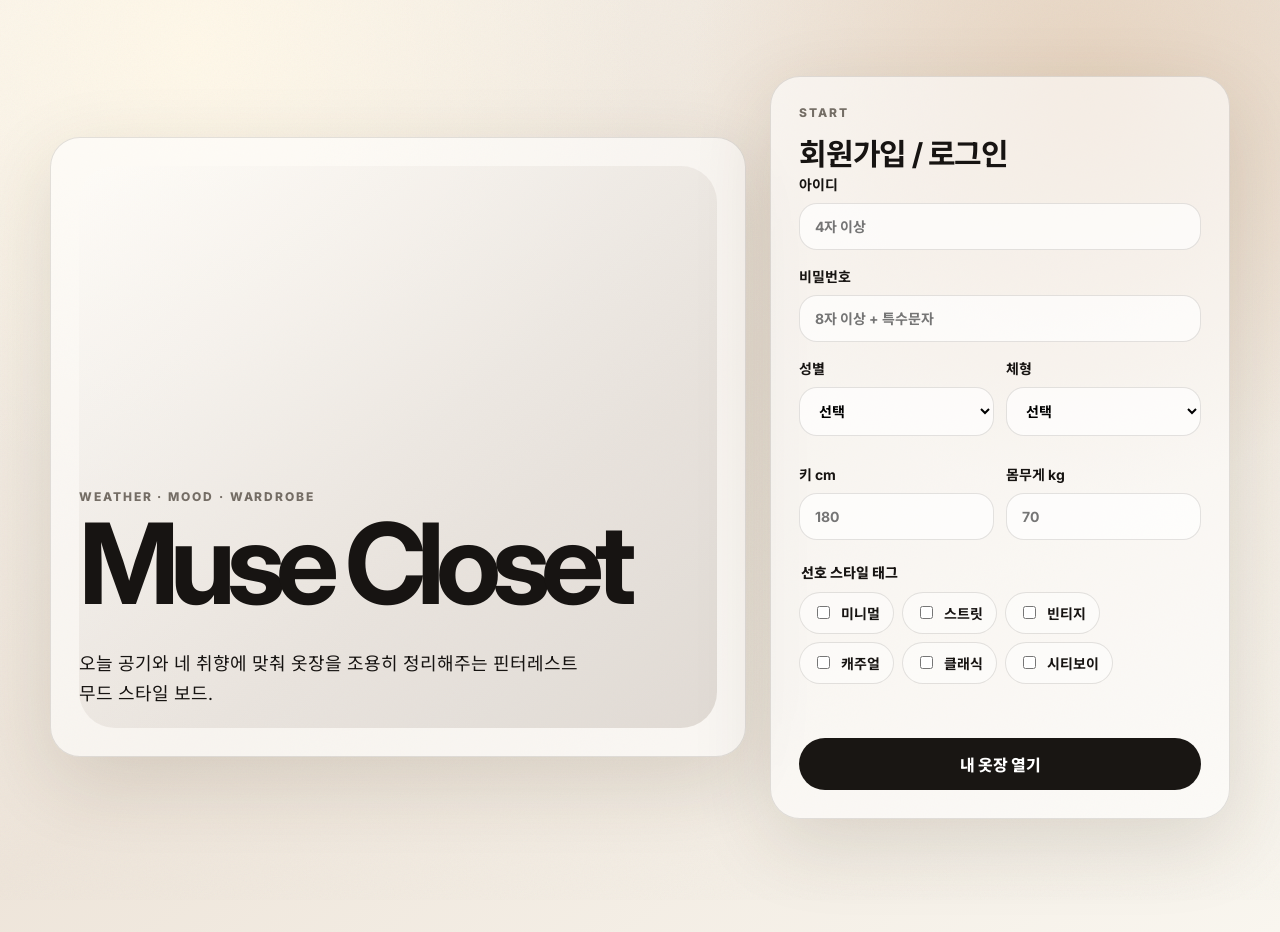
<file: index.html>
<!DOCTYPE html>
<html lang="ko">
<head>
  <meta charset="UTF-8" />
  <meta name="viewport" content="width=device-width, initial-scale=1.0" />
  <title>Muse Closet</title>
  <link rel="preconnect" href="https://fonts.googleapis.com">
  <link rel="preconnect" href="https://fonts.gstatic.com" crossorigin>
  <link href="https://fonts.googleapis.com/css2?family=Inter:wght@400;500;600;700;800&family=Noto+Sans+KR:wght@400;500;700;800&display=swap" rel="stylesheet">
  <link rel="stylesheet" href="styles.css" />
</head>
<body>
  <div class="noise"></div>
  <main class="app-shell">
    <section id="authPage" class="page auth-page">
      <div class="brand-card glass">
        <p class="eyebrow">Weather · Mood · Wardrobe</p>
        <h1>Muse Closet</h1>
        <p class="brand-copy">오늘 공기와 네 취향에 맞춰 옷장을 조용히 정리해주는 핀터레스트 무드 스타일 보드.</p>
      </div>

      <form id="authForm" class="panel glass">
        <div class="panel-head">
          <p class="eyebrow">Start</p>
          <h2>회원가입 / 로그인</h2>
        </div>

        <label>아이디
          <input id="userId" type="text" placeholder="4자 이상" autocomplete="username" required />
        </label>
        <label>비밀번호
          <input id="password" type="password" placeholder="8자 이상 + 특수문자" autocomplete="current-password" required />
        </label>

        <div class="form-grid">
          <label>성별
            <select id="gender" required>
              <option value="">선택</option>
              <option>남성</option>
              <option>여성</option>
              <option>선택 안 함</option>
            </select>
          </label>
          <label>체형
            <select id="bodyType" required>
              <option value="">선택</option>
              <option>슬림</option>
              <option>보통</option>
              <option>근육형</option>
              <option>오버핏 선호</option>
            </select>
          </label>
          <label>키 cm
            <input id="height" type="number" min="120" max="230" placeholder="180" required />
          </label>
          <label>몸무게 kg
            <input id="weight" type="number" min="30" max="180" placeholder="70" required />
          </label>
        </div>

        <fieldset>
          <legend>선호 스타일 태그</legend>
          <div class="chips" id="styleChips">
            <label><input type="checkbox" value="미니멀">미니멀</label>
            <label><input type="checkbox" value="스트릿">스트릿</label>
            <label><input type="checkbox" value="빈티지">빈티지</label>
            <label><input type="checkbox" value="캐주얼">캐주얼</label>
            <label><input type="checkbox" value="클래식">클래식</label>
            <label><input type="checkbox" value="시티보이">시티보이</label>
          </div>
        </fieldset>

        <p id="authError" class="error"></p>
        <button class="primary" type="submit">내 옷장 열기</button>
      </form>
    </section>

    <section id="mainPage" class="page hidden">
      <header class="topbar glass">
        <div>
          <p class="eyebrow">Muse Closet</p>
          <h2 id="helloText">오늘의 옷장</h2>
        </div>
        <div class="top-actions">
          <button id="refreshWeather" class="ghost">날씨 새로고침</button>
          <button id="logoutBtn" class="ghost">로그아웃</button>
        </div>
      </header>

      <section class="hero-grid">
        <article class="weather-card glass">
          <p class="eyebrow">Today</p>
          <h3 id="weatherTitle">날씨 불러오는 중</h3>
          <p id="weatherDesc">위치 권한을 허용하면 현재 기온 기준으로 추천해요.</p>
        </article>
        <article class="recommend-card glass">
          <div class="panel-head inline">
            <div>
              <p class="eyebrow">Daily Sets</p>
              <h3>오늘의 무드 3가지</h3>
            </div>
            <button id="recommendBtn" class="primary small">추천 생성</button>
          </div>
          <div id="recommendations" class="recommendations empty">옷을 상의/하의 중심으로 등록하면 코디가 생성돼요.</div>
        </article>
      </section>

      <section class="content-grid">
        <form id="closetForm" class="panel glass closet-form">
          <div class="panel-head">
            <p class="eyebrow">Upload</p>
            <h3>디지털 옷장 등록</h3>
          </div>
          <label class="upload-box">
            <input id="imageInput" type="file" accept="image/*" required />
            <span>이미지 선택</span>
            <img id="preview" alt="preview" />
          </label>
          <div class="form-grid">
            <label>카테고리
              <select id="category" required>
                <option value="상의">상의</option>
                <option value="하의">하의</option>
                <option value="아우터">아우터</option>
                <option value="신발">신발</option>
              </select>
            </label>
            <label>색상
              <select id="color" required>
                <option>블랙</option><option>화이트</option><option>그레이</option><option>네이비</option>
                <option>베이지</option><option>브라운</option><option>블루</option><option>레드</option>
                <option>그린</option><option>카키</option><option>핑크</option>
              </select>
            </label>
            <label>두께감
              <select id="thickness" required>
                <option>얇음</option><option>보통</option><option>두꺼움</option>
              </select>
            </label>
            <label>계절
              <select id="season" required>
                <option>봄</option><option>여름</option><option>가을</option><option>겨울</option><option>사계절</option>
              </select>
            </label>
          </div>
          <fieldset>
            <legend>스타일 태그</legend>
            <div class="chips" id="itemStyleChips">
              <label><input type="checkbox" value="미니멀">미니멀</label>
              <label><input type="checkbox" value="스트릿">스트릿</label>
              <label><input type="checkbox" value="빈티지">빈티지</label>
              <label><input type="checkbox" value="캐주얼">캐주얼</label>
              <label><input type="checkbox" value="클래식">클래식</label>
              <label><input type="checkbox" value="시티보이">시티보이</label>
            </div>
          </fieldset>
          <p class="hint">누끼 제거는 GitHub Pages 버전에서는 데모 처리예요. 실제 서버에선 rembg API 연결 위치가 app.js에 표시돼 있어요.</p>
          <button class="primary" type="submit">옷 등록하기</button>
        </form>

        <section class="panel glass closet-panel">
          <div class="panel-head inline">
            <div>
              <p class="eyebrow">My Closet</p>
              <h3>등록된 옷</h3>
            </div>
            <select id="filterCategory">
              <option value="전체">전체</option>
              <option value="상의">상의</option>
              <option value="하의">하의</option>
              <option value="아우터">아우터</option>
              <option value="신발">신발</option>
            </select>
          </div>
          <div id="closetGrid" class="closet-grid empty">아직 등록된 옷이 없어요.</div>
        </section>
      </section>
    </section>
  </main>
  <script src="app.js"></script>
</body>
</html>
</file>
<file: styles.css>
:root {
  --bg: #f5f1ea;
  --ink: #171412;
  --muted: #746d65;
  --glass: rgba(255, 255, 255, .58);
  --line: rgba(32, 26, 20, .12);
  --shadow: 0 24px 80px rgba(66, 48, 28, .14);
  --radius: 30px;
}
* { box-sizing: border-box; }
body {
  margin: 0;
  min-height: 100vh;
  font-family: Inter, "Noto Sans KR", sans-serif;
  color: var(--ink);
  background:
    radial-gradient(circle at 15% 5%, #fff8e9 0, transparent 32%),
    radial-gradient(circle at 85% 10%, #e7d4c0 0, transparent 29%),
    linear-gradient(145deg, #f7f2ea 0%, #eee5da 48%, #f9f6ef 100%);
}
.noise {
  position: fixed; inset: 0; pointer-events: none; opacity: .35;
  background-image: url("data:image/svg+xml,%3Csvg xmlns='http://www.w3.org/2000/svg' width='160' height='160'%3E%3Cfilter id='n'%3E%3CfeTurbulence type='fractalNoise' baseFrequency='.7' numOctaves='3' stitchTiles='stitch'/%3E%3C/filter%3E%3Crect width='100%25' height='100%25' filter='url(%23n)' opacity='.13'/%3E%3C/svg%3E");
}
.app-shell { width: min(1180px, calc(100% - 32px)); margin: 0 auto; padding: 32px 0 70px; }
.page { animation: rise .6s ease both; }
.hidden { display: none !important; }
.glass { background: var(--glass); border: 1px solid var(--line); box-shadow: var(--shadow); backdrop-filter: blur(24px); }
.auth-page { min-height: calc(100vh - 70px); display: grid; grid-template-columns: 1fr 460px; gap: 24px; align-items: center; }
.brand-card, .panel, .topbar, .weather-card, .recommend-card { border-radius: var(--radius); padding: 28px; }
.brand-card { min-height: 620px; display: flex; flex-direction: column; justify-content: flex-end; overflow: hidden; position: relative; }
.brand-card::before { content: ""; position: absolute; inset: 28px; border-radius: 36px; background: linear-gradient(140deg, rgba(255,255,255,.15), rgba(90,58,32,.15)), url('https://images.unsplash.com/photo-1496747611176-843222e1e57c?auto=format&fit=crop&w=1200&q=80') center/cover; z-index: -1; filter: saturate(.82); }
.eyebrow { margin: 0 0 10px; color: var(--muted); text-transform: uppercase; letter-spacing: .16em; font-size: 12px; font-weight: 800; }
h1 { font-size: clamp(54px, 9vw, 112px); line-height: .88; letter-spacing: -.08em; margin: 0 0 18px; max-width: 740px; }
h2, h3 { margin: 0; letter-spacing: -.04em; }
h2 { font-size: 30px; } h3 { font-size: 25px; }
.brand-copy { font-size: 18px; max-width: 520px; line-height: 1.7; }
label { display: grid; gap: 9px; font-size: 14px; font-weight: 700; margin-bottom: 16px; }
input, select, button { font: inherit; }
input, select { width: 100%; border: 1px solid var(--line); border-radius: 18px; padding: 14px 15px; background: rgba(255,255,255,.66); outline: none; }
input:focus, select:focus { border-color: rgba(23,20,18,.45); box-shadow: 0 0 0 4px rgba(23,20,18,.06); }
.form-grid { display: grid; grid-template-columns: 1fr 1fr; gap: 12px; }
fieldset { border: 0; padding: 0; margin: 6px 0 18px; }
legend { font-size: 14px; font-weight: 800; margin-bottom: 10px; }
.chips { display: flex; flex-wrap: wrap; gap: 8px; }
.chips label { display: inline-flex; align-items: center; gap: 8px; margin: 0; padding: 10px 13px; border: 1px solid var(--line); border-radius: 999px; background: rgba(255,255,255,.45); cursor: pointer; }
.chips input { width: auto; }
.primary, .ghost { border: 0; border-radius: 999px; padding: 14px 18px; cursor: pointer; font-weight: 800; transition: .2s ease; }
.primary { width: 100%; background: #191613; color: #fff; }
.primary:hover { transform: translateY(-2px); box-shadow: 0 14px 30px rgba(0,0,0,.18); }
.primary.small { width: auto; padding: 11px 15px; }
.ghost { background: rgba(255,255,255,.52); color: var(--ink); border: 1px solid var(--line); }
.error { color: #b23b32; min-height: 20px; font-weight: 700; }
.hint { color: var(--muted); font-size: 13px; line-height: 1.6; }
.topbar { display: flex; justify-content: space-between; align-items: center; margin-bottom: 22px; }
.top-actions { display: flex; gap: 10px; }
.hero-grid { display: grid; grid-template-columns: 330px 1fr; gap: 22px; margin-bottom: 22px; }
.weather-card h3 { font-size: 38px; }
.weather-card p:last-child { color: var(--muted); line-height: 1.7; }
.inline { display: flex; align-items: center; justify-content: space-between; gap: 12px; }
.content-grid { display: grid; grid-template-columns: 400px 1fr; gap: 22px; }
.upload-box { min-height: 210px; border: 1px dashed rgba(23,20,18,.25); border-radius: 24px; display: grid; place-items: center; overflow: hidden; background: rgba(255,255,255,.38); cursor: pointer; }
.upload-box input { display: none; }
.upload-box span { font-weight: 900; }
.upload-box img { max-width: 100%; max-height: 250px; display: none; object-fit: contain; }
.closet-grid { display: grid; grid-template-columns: repeat(auto-fill, minmax(160px, 1fr)); gap: 14px; }
.empty { color: var(--muted); padding: 26px; border: 1px dashed var(--line); border-radius: 24px; text-align: center; }
.item-card, .set-card { background: rgba(255,255,255,.55); border: 1px solid var(--line); border-radius: 24px; overflow: hidden; }
.item-card img { width: 100%; aspect-ratio: 1/1.12; object-fit: cover; background: rgba(255,255,255,.5); }
.item-meta { padding: 13px; }
.item-meta strong { display: block; margin-bottom: 5px; }
.tags { color: var(--muted); font-size: 12px; line-height: 1.45; }
.delete { width: 100%; margin-top: 10px; border: 0; border-radius: 14px; padding: 10px; background: rgba(178,59,50,.09); color: #9b3029; font-weight: 900; cursor: pointer; }
.recommendations { display: grid; grid-template-columns: repeat(3, 1fr); gap: 14px; margin-top: 18px; }
.set-card { padding: 14px; }
.set-images { display: grid; grid-template-columns: repeat(3, 1fr); gap: 6px; margin-bottom: 12px; }
.set-images img { width: 100%; aspect-ratio: 1/1.2; object-fit: cover; border-radius: 16px; background: rgba(255,255,255,.6); }
.set-card h4 { margin: 5px 0; }
.wear { width: 100%; margin-top: 10px; border: 0; border-radius: 999px; padding: 11px; background: #191613; color: white; font-weight: 900; cursor: pointer; }
@keyframes rise { from { opacity: 0; transform: translateY(14px); } to { opacity: 1; transform: translateY(0); } }
@media (max-width: 920px) { .auth-page, .hero-grid, .content-grid { grid-template-columns: 1fr; } .brand-card { min-height: 420px; } .recommendations { grid-template-columns: 1fr; } }
@media (max-width: 560px) { .form-grid { grid-template-columns: 1fr; } .topbar, .inline { align-items: flex-start; flex-direction: column; } .top-actions { width: 100%; } .top-actions button { flex: 1; } }
</file>
